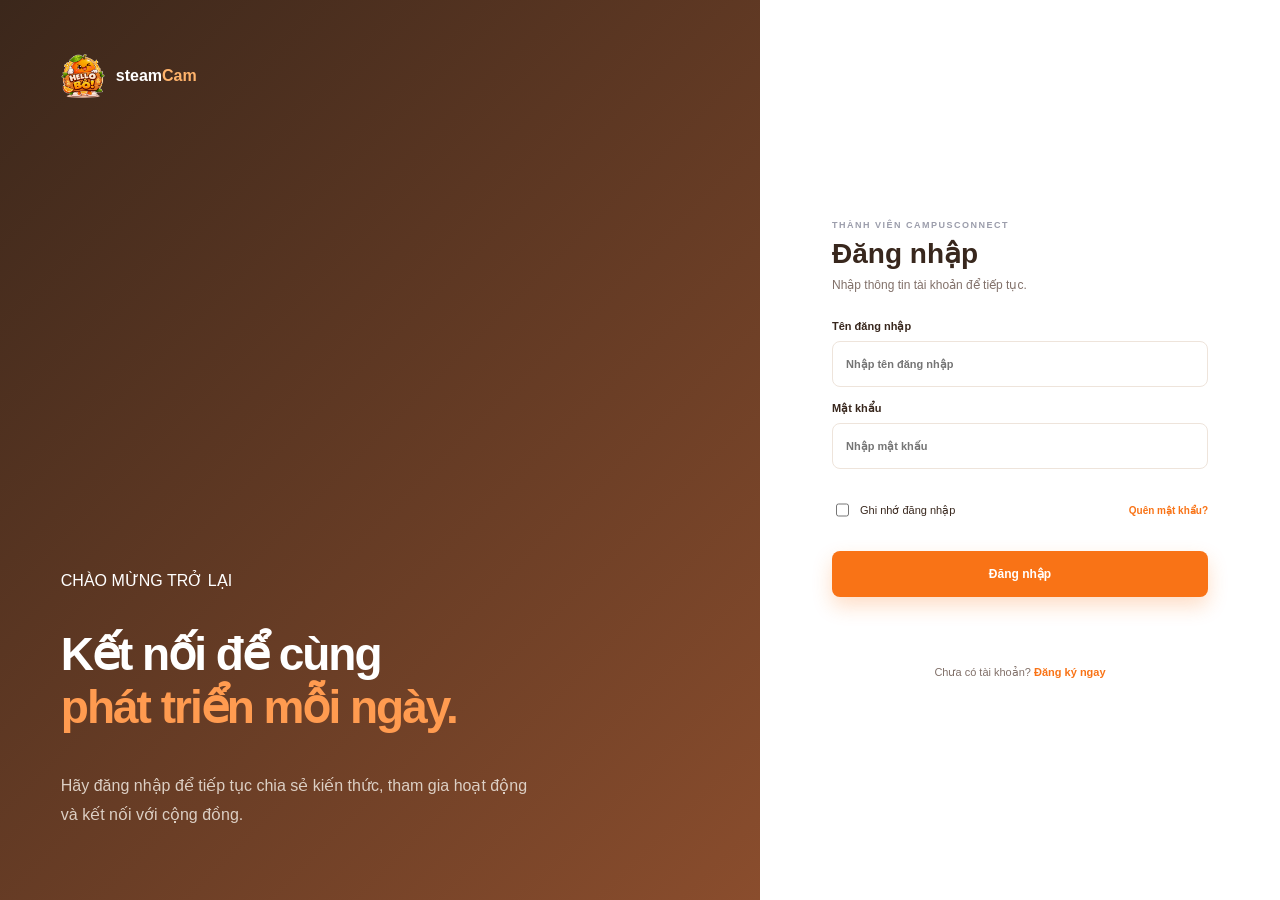
<file: du-an-cam/html/index.html>
<!DOCTYPE html>
<html lang="vi">
  <head>
    <meta charset="UTF-8">
    <meta http-equiv="refresh" content="0; url=dang_nhap.html">
    <meta name="viewport" content="width=device-width, initial-scale=1.0">
    <title>CampusConnect</title>
  </head>
  <body>
    <p>Đang chuyển đến trang <a href="dang_nhap.html">đăng nhập</a>...</p>
  </body>
</html>
</file>
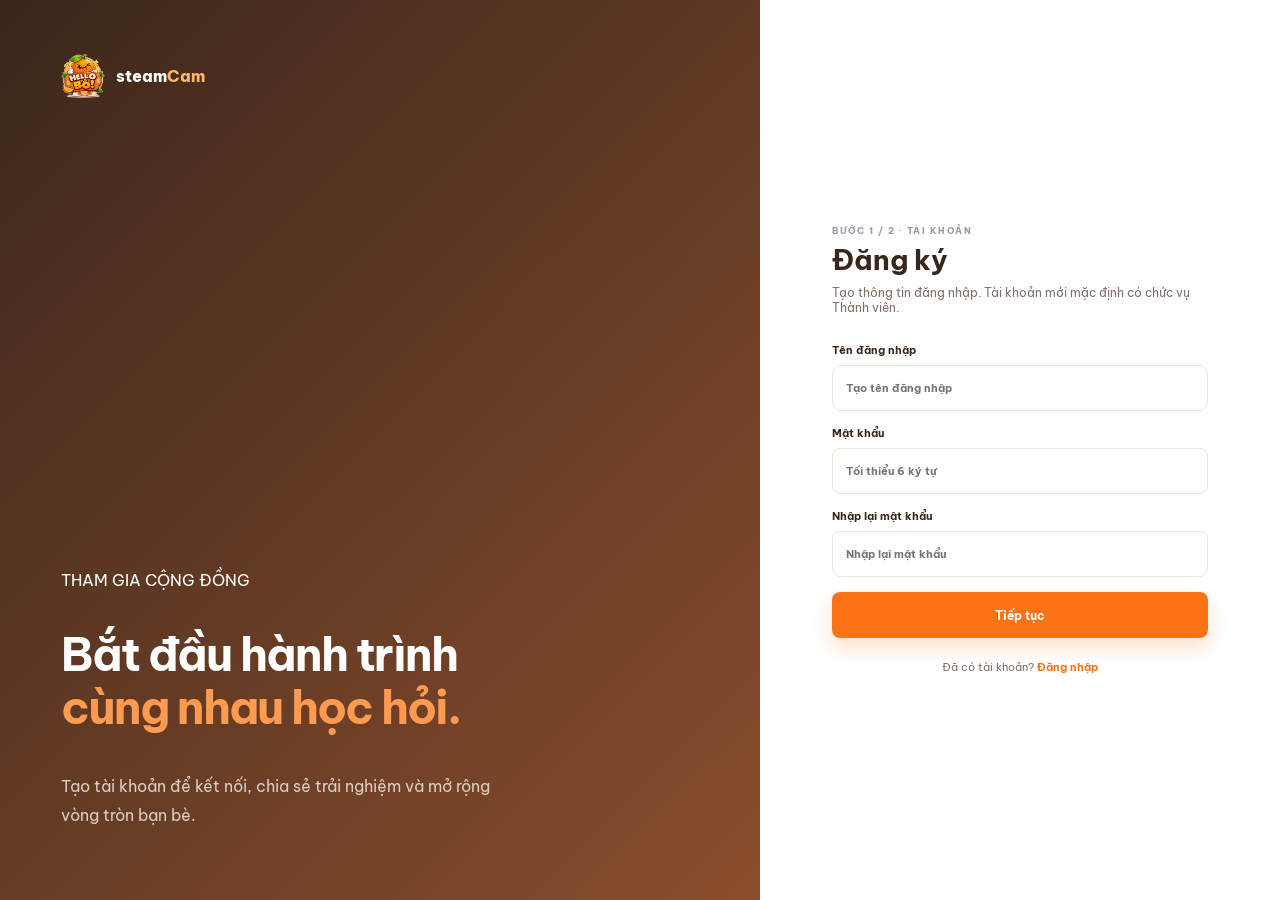
<file: du-an-cam/html/dang_ky.html>
<!DOCTYPE html>
<html lang="vi">
  <head>
    <meta charset="UTF-8">
    <meta name="viewport" content="width=device-width, initial-scale=1.0">
    <title>Đăng ký - CampusConnect</title>
    <link href="https://fonts.googleapis.com/css2?family=Be+Vietnam+Pro:wght@400;500;600;700;800&display=swap" rel="stylesheet">
    <link rel="stylesheet" href="../css/chung.css">
    <link rel="stylesheet" href="../css/dang_ky.css?v=20261127-introduction">
  </head>
  <body class="auth-body">
    <main class="auth-shell">
      <section class="auth-banner">
        <a class="brand" href="trang_chu.html">
        <span class="brand-mark"><img src="../img/logo.png" alt=""></span>
        <span>steam<span>Cam</span></span>
      </a>
        <div class="auth-banner-copy">
        <span class="hero-badge">THAM GIA CỘNG ĐỒNG</span>
          <h1>Bắt đầu hành trình<br><span>cùng nhau học hỏi.</span></h1>
          <p>Tạo tài khoản để kết nối, chia sẻ trải nghiệm và mở rộng vòng tròn bạn bè.</p>
        </div>
      </section>
      <section class="auth-panel" id="registerPanel">
      <span class="section-kicker">BƯỚC 1 / 2 · TÀI KHOẢN</span>
        <h2>Đăng ký</h2>
        <p>Tạo thông tin đăng nhập. Tài khoản mới mặc định có chức vụ Thành viên.</p>
        <form class="auth-form" id="registerForm">
          <label>Tên đăng nhập
          <input type="text" id="registerUsername" name="username" autocomplete="username" required placeholder="Tạo tên đăng nhập">
        </label>
          <label>Mật khẩu
          <input type="password" id="registerPassword" name="password" minlength="6" autocomplete="new-password" required placeholder="Tối thiểu 6 ký tự">
        </label>
          <label>Nhập lại mật khẩu
          <input type="password" id="confirmPassword" name="confirm_password" minlength="6" autocomplete="new-password" required placeholder="Nhập lại mật khẩu">
        </label>
          <p class="auth-error" id="registerError" aria-live="polite"></p>
        <button class="primary-button" type="submit">Tiếp tục</button>
        </form>
        <div class="auth-switch">Đã có tài khoản? <a href="dang_nhap.html">Đăng nhập</a></div>
      </section>
      <section class="auth-panel profile-setup-panel" id="profilePanel" hidden>
      <span class="section-kicker">BƯỚC 2 / 2 · HỒ SƠ CÁ NHÂN</span>
        <h2>Hoàn thiện hồ sơ</h2>
        <p>Cho mọi người biết tên và biệt danh của bạn trong cộng đồng.</p>
        <form class="auth-form" id="profileForm">
          <label>Họ và tên
          <input type="text" id="profileFullName" maxlength="60" autocomplete="name" required placeholder="Nhập họ và tên">
        </label>
          <label>Biệt danh
          <input type="text" id="profileNickname" maxlength="40" required placeholder="Nhập biệt danh">
        </label>
          <label>Giới thiệu <span class="optional-field-label">(không bắt buộc)</span>
          <textarea id="profileIntroduction" maxlength="5000" rows="3" placeholder="Viết vài dòng giới thiệu về bạn"></textarea>
        </label>
          <div class="avatar-picker">
          <img id="avatarPreview" src="../img/avatar-default.svg" alt="Ảnh đại diện mặc định">
            <div class="avatar-picker-fields">
              <label for="avatarInput">Ảnh đại diện <span>(không bắt buộc)</span></label>
            <input type="file" id="avatarInput" accept="image/*">
            <small>Bỏ qua để dùng icon mặc định.</small>
            </div>
          </div>
          <p class="auth-error" id="profileError" aria-live="polite"></p>
          <div class="profile-step-actions">
          <button class="secondary-button" id="backToRegister" type="button">Quay lại</button>
          <button class="primary-button" type="submit">Hoàn tất đăng ký</button>
        </div>
        </form>
      </section>
    </main>
    <script src="../js/api-client.js"></script>
    <script src="../js/dang_ky.js"></script>
  </body>
</html>
</file>
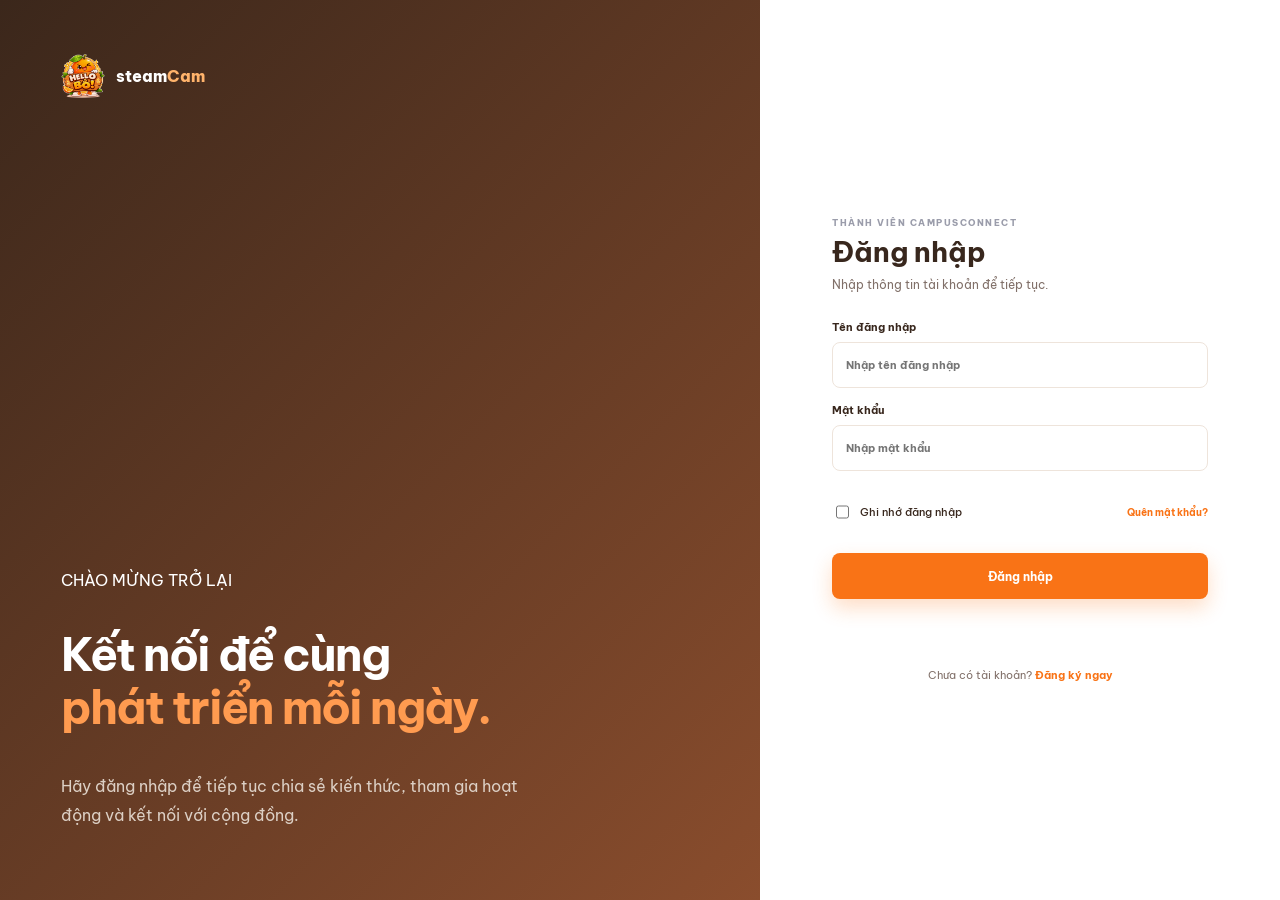
<file: du-an-cam/html/dang_nhap.html>
<!DOCTYPE html>
<html lang="vi">
  <head>
    <meta charset="UTF-8">
    <meta name="viewport" content="width=device-width, initial-scale=1.0">
    <title>Đăng nhập - CampusConnect</title>
    <link href="https://fonts.googleapis.com/css2?family=Be+Vietnam+Pro:wght@400;500;600;700;800&display=swap" rel="stylesheet">
    <link rel="stylesheet" href="../css/chung.css">
    <link rel="stylesheet" href="../css/dang_nhap.css">
  </head>
  <body class="auth-body">
    <main class="auth-shell">
      <section class="auth-banner">
        <a class="brand" href="trang_chu.html">
        <span class="brand-mark"><img src="../img/logo.png" alt=""></span>
        <span>steam<span>Cam</span></span>
      </a>
        <div class="auth-banner-copy">
        <span class="hero-badge">CHÀO MỪNG TRỞ LẠI</span>
          <h1>Kết nối để cùng<br><span>phát triển mỗi ngày.</span></h1>
          <p>Hãy đăng nhập để tiếp tục chia sẻ kiến thức, tham gia hoạt động và kết nối với cộng đồng.</p>
        </div>
      </section>
      <section class="auth-panel">
      <span class="section-kicker">THÀNH VIÊN CAMPUSCONNECT</span>
        <h2>Đăng nhập</h2>
        <p>Nhập thông tin tài khoản để tiếp tục.</p>
        <form class="auth-form" id="loginForm">
          <label>Tên đăng nhập
          <input type="text" name="username" required placeholder="Nhập tên đăng nhập">
        </label>
          <label>Mật khẩu
          <input type="password" name="password" required placeholder="Nhập mật khẩu">
        </label>
          <div class="auth-options">
            <label><input type="checkbox" name="remember"> Ghi nhớ đăng nhập</label>
          <a href="#">Quên mật khẩu?</a>
          </div>
        <button class="primary-button" type="submit">Đăng nhập</button>
          <p class="auth-error" id="loginError" aria-live="polite"></p>
        </form>
        <div class="auth-switch">Chưa có tài khoản? <a href="dang_ky.html">Đăng ký ngay</a></div>
      </section>
    </main>
    <script src="../js/api-client.js"></script>
    <script src="../js/login.js"></script>
  </body>
</html>
</file>
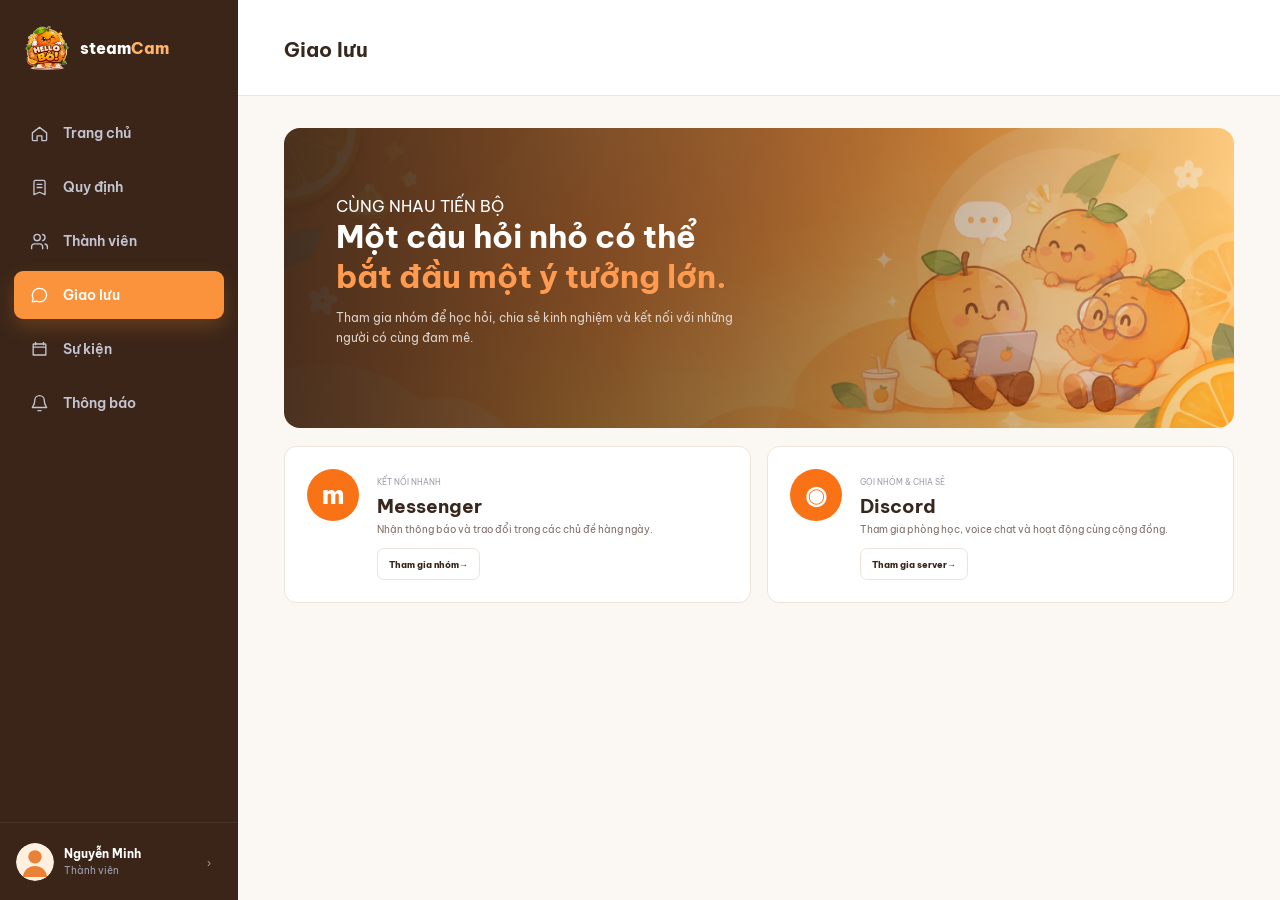
<file: du-an-cam/html/giao_luu.html>
<!DOCTYPE html>
<html lang="vi">
  <head>
    <meta charset="UTF-8">
    <meta name="viewport" content="width=device-width, initial-scale=1.0">
    <title>Giao lưu - CampusConnect</title>
    <link href="https://fonts.googleapis.com/css2?family=Be+Vietnam+Pro:wght@400;500;600;700;800&display=swap" rel="stylesheet">
    <link rel="stylesheet" href="../css/chung.css">
    <link rel="stylesheet" href="../css/giao_luu.css?v=20261127-background-contrast">
  </head>
  <body>
    <div class="app">
      <aside class="sidebar">
        <a class="brand" href="trang_chu.html"><span class="brand-mark"><img src="../img/logo.png" alt=""></span><span>steam<span>Cam</span></span></a>
        <nav class="nav-menu">
          <a class="nav-item" href="trang_chu.html"><svg viewBox="0 0 24 24"><path d="M3 11.2 12 4l9 7.2V20a1 1 0 0 1-1 1h-5v-6H9v6H4a1 1 0 0 1-1-1v-8.8Z"/></svg><span>Trang chủ</span></a>
          <a class="nav-item" href="quy_dinh.html"><svg viewBox="0 0 24 24"><path d="M7 3h10a2 2 0 0 1 2 2v16l-7-3-7 3V5a2 2 0 0 1 2-2Zm2 5h6M9 12h6"/></svg><span>Quy định</span></a>
          <a class="nav-item" href="thanh_vien.html"><svg viewBox="0 0 24 24"><path d="M16 21v-2a4 4 0 0 0-4-4H6a4 4 0 0 0-4 4v2M9 11a4 4 0 1 0 0-8 4 4 0 0 0 0 8Zm13 10v-2a4 4 0 0 0-3-3.87M16 3.13a4 4 0 0 1 0 7.75"/></svg><span>Thành viên</span></a>
          <a class="nav-item active" href="giao_luu.html"><svg viewBox="0 0 24 24"><path d="M21 11.5a8.4 8.4 0 0 1-9 8.35 8.8 8.8 0 0 1-3.6-.75L3 20l1-4.1A8.2 8.2 0 0 1 3 11.5C3 6.8 7 3 12 3s9 3.8 9 8.5Z"/></svg><span>Giao lưu</span></a>
          <a class="nav-item" href="su_kien.html"><svg viewBox="0 0 24 24"><path d="M7 3v3m10-3v3M4 9h16M5 5h14a1 1 0 0 1 1 1v13H4V6a1 1 0 0 1 1-1Z"/></svg><span>Sự kiện</span></a>
          <a class="nav-item" href="thong_bao.html"><svg viewBox="0 0 24 24"><path d="M18 8a6 6 0 0 0-12 0c0 7-3 7-3 9h18c0-2-3-2-3-9ZM10 21h4"/></svg><span>Thông báo</span></a>
        </nav>
        <a class="sidebar-user" href="tai_khoan.html"><img src="https://i.pravatar.cc/120?img=12" alt="Ảnh đại diện Nguyễn Minh">
          <div><strong>Nguyễn Minh</strong><span>Thành viên</span></div><span class="icon-button" aria-hidden="true">›</span>
        </a>
      </aside>
      <main class="main">
        <header class="topbar"><button class="mobile-menu" type="button">☰</button>
          <div>
            <h1>Giao lưu</h1>
          </div>
        </header>
        <div class="content">
          <section class="community-hero">
            <div class="community-copy"><span class="hero-badge">CÙNG NHAU TIẾN BỘ</span>
              <h2>Một câu hỏi nhỏ có thể<br><span>bắt đầu một ý tưởng lớn.</span></h2>
              <p>Tham gia nhóm để học hỏi, chia sẻ kinh nghiệm và kết nối với những người có cùng đam mê.</p>
            </div>
            <div class="community-art" aria-hidden="true"><span class="bubble bubble-one"></span><span class="bubble bubble-two"></span></div>
          </section>
          <div class="join-grid">
            <article class="join-card messenger">
              <div class="join-logo">m</div>
              <div><span>KẾT NỐI NHANH</span>
                <h3>Messenger</h3>
                <p>Nhận thông báo và trao đổi trong các chủ đề hàng ngày.</p>
              </div>
              <a class="join-button" href="https://m.me/j/o-38lGkDPf0vQ_yY/?send_source=gc%3Acopy_invite_link_t" target="_blank" rel="noopener">Tham gia nhóm <span>→</span></a>
            </article>
            <article class="join-card discord">
              <div class="join-logo">◉</div>
              <div><span>GỌI NHÓM &amp; CHIA SẺ</span>
                <h3>Discord</h3>
                <p>Tham gia phòng học, voice chat và hoạt động cùng cộng đồng.</p>
              </div>
              <a class="join-button" href="https://discord.com" target="_blank" rel="noopener">Tham gia server <span>→</span></a>
            </article>
          </div>
        </div>
      </main>
    </div>
    <script>document.querySelector(".mobile-menu").onclick=()=>document.querySelector(".sidebar").classList.toggle("open");</script>
    <script src="../js/api-client.js"></script>
    <script src="../js/profile.js"></script>
  </body>
</html>
</file>
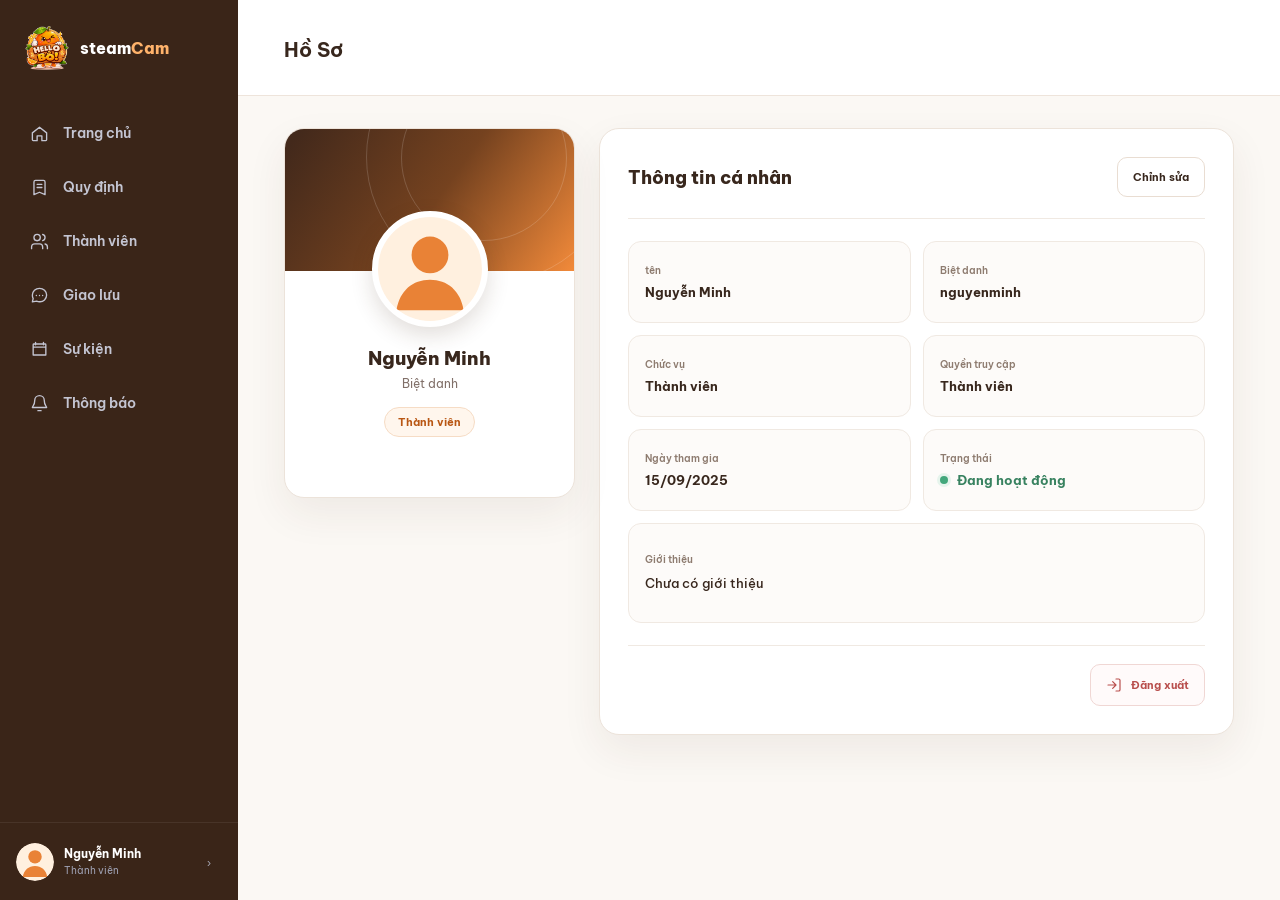
<file: du-an-cam/html/tai_khoan.html>
<!DOCTYPE html>
<html lang="vi">
  <head>
    <meta charset="UTF-8">
    <meta name="viewport" content="width=device-width, initial-scale=1.0">
    <title>Tài khoản - CampusConnect</title>
    <link rel="preconnect" href="https://fonts.googleapis.com">
    <link rel="preconnect" href="https://fonts.gstatic.com" crossorigin>
    <link href="https://fonts.googleapis.com/css2?family=Be+Vietnam+Pro:wght@400;500;600;700;800&display=swap" rel="stylesheet">
    <link rel="stylesheet" href="../css/chung.css?v=20261127-confirm">
    <link rel="stylesheet" href="../css/tai_khoan.css?v=20261127-introduction">
  </head>
  <body>
    <div class="app">
      <aside class="sidebar">
        <a class="brand" href="trang_chu.html" aria-label="steamCam">
        <span class="brand-mark">
          <img src="../img/logo.png" alt="">
        </span>
        <span>steam<span>Cam</span></span>
      </a>

        <nav class="nav-menu" aria-label="Điều hướng chính">
          <a class="nav-item" href="trang_chu.html">
          <svg viewBox="0 0 24 24"><path d="M3 11.2 12 4l9 7.2V20a1 1 0 0 1-1 1h-5v-6H9v6H4a1 1 0 0 1-1-1v-8.8Z"/></svg>
          <span>Trang chủ</span>
        </a>
          <a class="nav-item" href="quy_dinh.html">
          <svg viewBox="0 0 24 24"><path d="M7 3h10a2 2 0 0 1 2 2v16l-7-3-7 3V5a2 2 0 0 1 2-2Zm2 5h6M9 12h6"/></svg>
          <span>Quy định</span>
        </a>
          <a class="nav-item" href="thanh_vien.html">
          <svg viewBox="0 0 24 24"><path d="M16 21v-2a4 4 0 0 0-4-4H6a4 4 0 0 0-4 4v2M9 11a4 4 0 1 0 0-8 4 4 0 0 0 0 8Zm13 10v-2a4 4 0 0 0-3-3.87M16 3.13a4 4 0 0 1 0 7.75"/></svg>
          <span>Thành viên</span>
        </a>
          <a class="nav-item" href="giao_luu.html">
          <svg viewBox="0 0 24 24"><path d="M21 11.5a8.4 8.4 0 0 1-9 8.35 8.8 8.8 0 0 1-3.6-.75L3 20l1-4.1A8.2 8.2 0 0 1 3 11.5C3 6.8 7 3 12 3s9 3.8 9 8.5ZM8 12h.01M12 12h.01M16 12h.01"/></svg>
          <span>Giao lưu</span>
        </a>
          <a class="nav-item" href="su_kien.html">
          <svg viewBox="0 0 24 24"><path d="M7 3v3m10-3v3M4 9h16M5 5h14a1 1 0 0 1 1 1v13H4V6a1 1 0 0 1 1-1Z"/></svg>
          <span>Sự kiện</span>
        </a>
          <a class="nav-item" href="thong_bao.html">
          <svg viewBox="0 0 24 24"><path d="M18 8a6 6 0 0 0-12 0c0 7-3 7-3 9h18c0-2-3-2-3-9ZM10 21h4"/></svg>
          <span>Thông báo</span>
        </a>
        </nav>
        <a class="sidebar-user" href="tai_khoan.html" aria-current="page">
        <img src="https://i.pravatar.cc/120?img=12" alt="Ảnh đại diện Nguyễn Minh">
          <div><strong>Nguyễn Minh</strong><span>Thành viên</span></div>
        <span class="icon-button" aria-hidden="true">›</span>
        </a>
      </aside>
      <main class="main">
        <header class="topbar">
        <button class="mobile-menu" type="button" aria-label="Mở menu">
          <svg viewBox="0 0 24 24"><path d="M4 6h16M4 12h16M4 18h16"/></svg>
        </button>
          <div>
            <h1>Hồ Sơ</h1>
          </div>
        </header>
        <div class="content">
          <div class="account-layout">
            <aside class="profile-card">
              <div class="profile-cover"></div>
            <img src="../img/avatar-default.svg" alt="Ảnh đại diện mặc định">
              <h3>Nguyễn Minh</h3>
              <p>Biệt danh</p>
            <span class="role-badge" id="accountPositionBadge">Thành viên</span>
            </aside>
            <article class="account-info">
              <div class="info-heading">
                <h3>Thông tin cá nhân</h3>
              <button class="secondary-button" type="button" id="editButton">Chỉnh sửa</button>
              </div>
              <div class="info-grid">
                <div><span>tên</span><strong id="fullName">Nguyễn Minh</strong></div>
                <div><span>Biệt danh</span><strong id="nickname">nguyenminh</strong></div>
                <div><span>Chức vụ</span><strong id="accountPosition">Thành viên</strong></div>
                <div><span>Quyền truy cập</span><strong id="accountRole">Thành viên</strong></div>
                <div><span>Ngày tham gia</span><strong>15/09/2025</strong></div>
                <div><span>Trạng thái</span><strong class="online-status"><i></i> Đang hoạt động</strong></div>
                <div class="info-introduction"><span>Giới thiệu</span><strong id="accountIntroduction">Chưa có giới thiệu</strong></div>
              </div>
              <div class="account-actions">
              <button class="logout-button" type="button" id="logoutButton">
                <svg viewBox="0 0 24 24"><path d="M10 17l5-5-5-5M15 12H3M15 3h4a2 2 0 0 1 2 2v14a2 2 0 0 1-2 2h-4"/></svg>
                Đăng xuất
              </button>
            </div>
            </article>
          </div>
        </div>
      </main>
    </div>
    <div class="modal-backdrop" id="editModal" aria-hidden="true">
      <div class="modal" role="dialog" aria-modal="true" aria-labelledby="editTitle">
        <div class="modal-heading">
          <h3 id="editTitle">Chỉnh sửa thông tin</h3><button class="icon-button" type="button" id="closeModal" aria-label="Đóng">×</button>
        </div>
        <form id="editForm">
          <div class="edit-avatar-picker">
          <img id="editAvatarPreview" src="../img/avatar-default.svg" alt="Ảnh đại diện xem trước">
            <div>
              <label for="editAvatarInput">Ảnh đại diện</label>
            <input type="file" id="editAvatarInput" accept="image/*">
            <small>Chọn ảnh có dung lượng tối đa 1,5 MB.</small>
            </div>
          </div>
          <label>Họ và tên<input type="text" id="editFullName" maxlength="60" value="Nguyễn Minh" required></label>
          <label>Biệt danh<input type="text" id="editNickname" maxlength="40" value="nguyenminh" required></label>
          <label for="editIntroduction">Giới thiệu (không bắt buộc)<textarea id="editIntroduction" maxlength="5000" rows="4" placeholder="Chia sẻ đôi điều về bạn..."></textarea></label>
          <div class="modal-actions"><button class="secondary-button" type="button" id="cancelModal">Hủy</button><button class="primary-button" type="submit">Lưu thay đổi</button></div>
        </form>
      </div>
    </div>
    <div class="toast" id="toast">Đã lưu thay đổi</div>
    <script src="../js/api-client.js?v=20261127-profile-introduction"></script>
    <script src="../js/confirm-dialog.js"></script>
    <script src="../js/profile.js?v=20261127-profile-introduction"></script>
    <script>
    document.querySelector(".mobile-menu").addEventListener("click", function () {
      document.querySelector(".sidebar").classList.toggle("open");
    });

    var editModal = document.getElementById("editModal");
    var selectedAvatar = window.SteamCamProfile.defaultAvatar;
    var avatarReadPending = false;
    var avatarReadToken = 0;
    var toastTimer;
    function showToast(message) {
      var toast = document.getElementById("toast");
      toast.textContent = message;
      toast.classList.add("show");
      clearTimeout(toastTimer);
      toastTimer = setTimeout(function () { toast.classList.remove("show"); }, 2600);
    }
    function closeModal() {
      editModal.classList.remove("open");
      editModal.setAttribute("aria-hidden", "true");
      document.getElementById("editButton").focus();
    }
    document.getElementById("editButton").addEventListener("click", function () {
      var profile = window.SteamCamProfile.get();
      document.getElementById("editFullName").value = profile ? profile.fullName : document.getElementById("fullName").textContent;
      document.getElementById("editNickname").value = profile ? profile.nickname : document.getElementById("nickname").textContent;
      document.getElementById("editIntroduction").value = profile ? profile.introduction || "" : "";
      avatarReadToken++;
      avatarReadPending = false;
      selectedAvatar = profile && profile.avatar ? profile.avatar : window.SteamCamProfile.defaultAvatar;
      document.getElementById("editAvatarPreview").src = selectedAvatar;
      document.getElementById("editAvatarInput").value = "";
      editModal.classList.add("open"); editModal.setAttribute("aria-hidden", "false");
    });
    document.getElementById("editAvatarInput").addEventListener("change", function (event) {
      var input = event.currentTarget;
      var file = input.files[0];
      var readToken = ++avatarReadToken;
      avatarReadPending = false;
      if (!file) return;
      if (!file.type.startsWith("image/")) {
        input.value = "";
        showToast("Vui lòng chọn một tệp hình ảnh.");
        return;
      }
      if (file.size > 1572864) {
        input.value = "";
        showToast("Ảnh đại diện cần có dung lượng tối đa 1,5 MB.");
        return;
      }

      avatarReadPending = true;
      var reader = new FileReader();
      reader.onload = function () {
        if (readToken !== avatarReadToken) return;
        avatarReadPending = false;
        if (typeof reader.result !== "string") {
          showToast("Không thể đọc ảnh này. Hãy thử chọn ảnh khác.");
          return;
        }
        selectedAvatar = reader.result;
        document.getElementById("editAvatarPreview").src = selectedAvatar;
      };
      reader.onerror = function () {
        if (readToken !== avatarReadToken) return;
        avatarReadPending = false;
        input.value = "";
        showToast("Không thể đọc ảnh này. Hãy thử chọn ảnh khác.");
      };
      reader.readAsDataURL(file);
    });
    document.getElementById("closeModal").addEventListener("click", closeModal);
    document.getElementById("cancelModal").addEventListener("click", closeModal);
    document.getElementById("editForm").addEventListener("submit", async function (event) {
      event.preventDefault();
      if (avatarReadPending) {
        showToast("Ảnh vẫn đang được tải. Vui lòng đợi một chút.");
        return;
      }
      var oldProfile = window.SteamCamProfile.get() || {};
      var profile = {
        fullName: document.getElementById("editFullName").value.trim(),
        nickname: document.getElementById("editNickname").value.trim(),
        username: oldProfile.username || "nguyenminh",
        role: oldProfile.role || "user",
        avatar: selectedAvatar,
        email: oldProfile.email || "",
        introduction: document.getElementById("editIntroduction").value.trim()
      };
      if (!profile.fullName || !profile.nickname) {
        showToast("Vui lòng nhập họ tên và biệt danh.");
        return;
      }
      try {
        profile = await window.SteamCamProfile.save(profile);
      } catch (error) {
        showToast(error.message);
        return;
      }
      closeModal();
      showToast("Đã lưu thay đổi");
    });

    document.getElementById("logoutButton").addEventListener("click", async function () {
      var message = "Bạn có chắc muốn đăng xuất khỏi tài khoản không?";
      var confirmed = window.SteamCamConfirm && window.SteamCamConfirm.ask
        ? await window.SteamCamConfirm.ask({
          title: "Xác nhận đăng xuất?",
          message: message,
          confirmLabel: "Đăng xuất"
        })
        : window.confirm(message);
      if (!confirmed) return;

      try {
        await window.SteamCamAPI.request("/auth/logout", { method: "POST" });
      } catch (error) {
        showToast(error.message);
      } finally {
        window.SteamCamAPI.clearSession();
        window.location.href = "dang_nhap.html";
      }
    });
  </script>
  </body>
</html>
</file>
<file: du-an-cam/css/chung.css>
:root {
  --navy: #3a2518;
  --navy-2: #50321f;
  --ink: #38271d;
  --muted: #817069;
  --line: #eee4db;
  --surface: #fbf8f4;
  --orange: #f97316;
  --orange-dark: #c44f09;
}

* {
  box-sizing: border-box;
}

body {
  margin: 0;
  font-family: "Be Vietnam Pro", Arial, sans-serif;
  color: var(--ink);
  background: var(--surface);
}

button,
input,
textarea {
  font: inherit;
}

button,
a {
  cursor: pointer;
}

.app {
  min-height: 100vh;
}

.sidebar {
  position: fixed;
  inset: 0 auto 0 0;
  width: 238px;
  background: var(--navy);
  color: white;
  display: flex;
  flex-direction: column;
  z-index: 20;
}

.brand {
  height: 96px;
  display: flex;
  align-items: center;
  gap: 11px;
  padding: 0 25px;
  color: white;
  text-decoration: none;
  font-size: 16px;
  font-weight: 800;
}

.brand>span:last-child span {
  color: #ffb36b;
}

.brand-mark {
  width: 44px;
  height: 44px;
  display: grid;
  place-items: center;
  flex: 0 0 44px;
}

.brand-mark img {
  width: 100%;
  height: 100%;
  object-fit: contain;
}

.nav-menu {
  padding: 13px 14px;
  display: flex;
  flex-direction: column;
  gap: 6px;
}

.nav-item {
  height: 48px;
  width: 100%;
  border: 0;
  border-radius: 9px;
  background: transparent;
  color: #c4c5d2;
  text-decoration: none;
  display: flex;
  align-items: center;
  gap: 14px;
  padding: 0 16px;
  text-align: left;
  font-size: 14px;
  font-weight: 600;
  transition: .2s;
}

.nav-item svg {
  width: 19px;
  height: 19px;
  fill: none;
  stroke: currentColor;
  stroke-width: 1.7;
  stroke-linecap: round;
  stroke-linejoin: round;
}

.nav-item:hover {
  background: rgba(255, 255, 255, .055);
  color: white;
}

.nav-item.active {
  background: #fb923c;
  color: white;
  box-shadow: 0 8px 20px rgba(251, 146, 60, .22);
}

.sidebar-user {
  margin-top: auto;
  height: 78px;
  padding: 12px 16px;
  border-top: 1px solid rgba(255, 255, 255, .07);
  display: flex;
  align-items: center;
  gap: 10px;
  color: inherit;
  text-decoration: none;
}

.sidebar-user img,
.top-avatar {
  width: 38px;
  height: 38px;
  border-radius: 50%;
  object-fit: cover;
}

.sidebar-user div {
  display: flex;
  flex-direction: column;
  min-width: 0;
  flex: 1;
}

.sidebar-user strong {
  font-size: 12px;
}

.sidebar-user span {
  color: #9fa1b3;
  font-size: 10px;
  margin-top: 3px;
}

.sidebar-user .icon-button {
  width: 26px;
  height: 26px;
  color: #a9abb9;
}

.main {
  margin-left: 238px;
  min-height: 100vh;
}

.topbar {
  height: 96px;
  background: white;
  border-bottom: 1px solid var(--line);
  display: flex;
  align-items: center;
  justify-content: space-between;
  padding: 0 46px;
}

.topbar h1 {
  margin: 3px 0 0;
  font-size: 20px;
}

.eyebrow,
.section-kicker {
  color: #9b9dab;
  font-size: 9px;
  line-height: 1;
  letter-spacing: 1.5px;
  font-weight: 800;
  margin: 0;
}

.topbar-actions {
  display: flex;
  align-items: center;
  gap: 17px;
}

.icon-button {
  border: 0;
  background: transparent;
  width: 38px;
  height: 38px;
  border-radius: 50%;
  display: grid;
  place-items: center;
  color: var(--ink);
  text-decoration: none;
}

.icon-button svg {
  width: 19px;
  fill: none;
  stroke: currentColor;
  stroke-width: 1.8;
  stroke-linecap: round;
  stroke-linejoin: round;
}

.notification {
  position: relative;
}

.notification span {
  position: absolute;
  right: 8px;
  top: 7px;
  width: 7px;
  height: 7px;
  background: #ed6d78;
  border: 2px solid white;
  border-radius: 50%;
}

.mobile-menu {
  display: none;
}

.content {
  max-width: 1180px;
  margin: 0 auto;
  padding: 32px 46px 50px;
}

.page-heading {
  display: flex;
  justify-content: space-between;
  align-items: center;
  margin: 4px 0 26px;
}

.page-heading h2 {
  margin: 7px 0 6px;
  font-size: 24px;
}

.page-heading p {
  margin: 0;
  color: var(--muted);
  font-size: 12px;
}

.section-heading {
  display: flex;
  justify-content: space-between;
  align-items: end;
  margin: 31px 0 15px;
}

.section-heading h3 {
  margin: 7px 0 0;
  font-size: 17px;
}

.section-heading.compact {
  margin-top: 20px;
}

.member-highlight-card {
  position: relative;
  width: 100%;
  min-height: 245px;
  display: flex;
  flex-direction: column;
  align-items: center;
  gap: 13px;
  overflow: hidden;
  padding: 24px 14px 20px;
  border: 1px solid #eee1d5;
  border-radius: 17px;
  background: linear-gradient(160deg, #fff 0%, #fffaf5 100%);
  box-shadow: 0 10px 24px rgba(100, 57, 25, .07);
  text-align: center;
  transition: border-color .2s, box-shadow .2s;
}

.member-highlight-card::before {
  position: absolute;
  inset: 0 0 auto;
  height: 3px;
  background: linear-gradient(90deg, #f8c08f, #f28a3a, #f8c08f);
  content: "";
}

.member-highlight-card:hover {
  border-color: #e8c29e;
  box-shadow: 0 14px 30px rgba(100, 57, 25, .12);
}

.member-highlight-crown {
  position: absolute;
  top: 9px;
  left: 50%;
  z-index: 1;
  transform: translateX(-50%);
  font-size: 23px;
  line-height: 1;
  filter: drop-shadow(0 2px 3px rgba(151, 81, 31, .2));
}

.member-highlight-avatar {
  width: 76px;
  height: 76px;
  flex: 0 0 76px;
  padding: 4px;
  border: 1px solid #f0d7c0;
  border-radius: 50%;
  background: #fff;
  box-shadow: 0 4px 12px rgba(151, 81, 31, .1);
  object-fit: cover;
}

.member-highlight-name {
  max-width: 100%;
  margin: 0;
  color: var(--ink);
  font-size: 13px;
  font-weight: 700;
  line-height: 1.4;
}

.member-highlight-nickname {
  margin: -7px 0 0;
  color: var(--muted);
  font-size: 10px;
  line-height: 1.4;
}

.member-highlight-role {
  margin: 0;
  color: #9c562a;
  font-size: 10px;
  font-weight: 600;
  line-height: 1.4;
}

.primary-button {
  border: 0;
  height: 43px;
  border-radius: 8px;
  padding: 0 18px;
  background: var(--orange);
  color: white;
  display: inline-flex;
  align-items: center;
  justify-content: center;
  gap: 9px;
  font-size: 12px;
  font-weight: 700;
  text-decoration: none;
  box-shadow: 0 9px 20px rgba(249, 115, 22, .24);
}

.primary-button svg {
  width: 16px;
  height: 16px;
  fill: none;
  stroke: currentColor;
  stroke-width: 2;
}

.secondary-button {
  height: 36px;
  border: 1px solid var(--line);
  border-radius: 7px;
  background: white;
  color: var(--ink);
  padding: 0 12px;
  font-size: 10px;
  font-weight: 700;
}

.toast {
  position: fixed;
  right: 24px;
  bottom: 24px;
  background: var(--navy);
  color: white;
  border-radius: 8px;
  padding: 12px 16px;
  font-size: 11px;
  opacity: 0;
  transform: translateY(12px);
  pointer-events: none;
  transition: .25s;
  z-index: 60;
}

.toast.show {
  opacity: 1;
  transform: none;
}

.modal-backdrop {
  position: fixed;
  inset: 0;
  background: rgba(25, 27, 48, .48);
  display: none;
  place-items: center;
  z-index: 50;
  padding: 20px;
}

.modal-backdrop.open {
  display: grid;
}

.modal {
  width: min(480px, 100%);
  background: white;
  border-radius: 14px;
  padding: 22px;
}

.modal-heading {
  display: flex;
  justify-content: space-between;
  align-items: center;
  margin-bottom: 16px;
}

.modal-heading h3 {
  margin: 0;
}

.modal form {
  display: flex;
  flex-direction: column;
  gap: 14px;
}

.modal label {
  display: flex;
  flex-direction: column;
  gap: 7px;
  font-size: 11px;
  font-weight: 700;
}

.modal input,
.modal textarea {
  width: 100%;
  border: 1px solid var(--line);
  border-radius: 8px;
  padding: 10px;
  outline: none;
}

.modal input:focus,
.modal textarea:focus {
  border-color: #fb923c;
}

.modal-actions {
  display: flex;
  justify-content: flex-end;
  gap: 8px;
}

.confirm-dialog {
  width: min(440px, calc(100% - 32px));
  margin: auto;
  padding: 0;
  overflow: hidden;
  border: 1px solid #f0e2d5;
  border-radius: 20px;
  background: #fff;
  color: var(--ink);
  box-shadow: 0 28px 90px rgba(37, 25, 17, .24);
}

.confirm-dialog::backdrop {
  background: rgba(36, 25, 18, .54);
  backdrop-filter: blur(4px);
}

.confirm-dialog-panel {
  padding: 28px;
}

.confirm-dialog-icon {
  width: 48px;
  height: 48px;
  display: grid;
  place-items: center;
  margin-bottom: 19px;
  border: 1px solid #f6d5bd;
  border-radius: 15px;
  background: #fff4eb;
  color: #b54708;
  font-size: 23px;
  font-weight: 800;
}

.confirm-dialog-title {
  margin: 0;
  color: var(--ink);
  font-size: 19px;
  font-weight: 800;
  letter-spacing: -.3px;
}

.confirm-dialog-message {
  margin: 10px 0 25px;
  color: var(--muted);
  font-size: 13px;
  line-height: 1.7;
}

.confirm-dialog-actions {
  display: flex;
  justify-content: flex-end;
  gap: 10px;
}

.confirm-dialog-actions button {
  min-width: 98px;
  height: 42px;
  border-radius: 9px;
  padding: 0 16px;
  font: inherit;
  font-size: 12px;
  font-weight: 700;
  transition: background .18s, border-color .18s, transform .18s, box-shadow .18s;
}

.confirm-dialog-cancel {
  border: 1px solid var(--line);
  background: #fff;
  color: var(--ink);
}

.confirm-dialog-cancel:hover {
  border-color: #d7c6b8;
  background: #fbf8f4;
}

.confirm-dialog-confirm {
  border: 1px solid #c2410c;
  background: #c2410c;
  color: #fff;
  box-shadow: 0 6px 14px rgba(194, 65, 12, .2);
}

.confirm-dialog-confirm:hover {
  border-color: #9a3412;
  background: #9a3412;
  box-shadow: 0 8px 18px rgba(154, 52, 18, .24);
  transform: translateY(-1px);
}

.confirm-dialog-actions button:focus-visible {
  outline: 3px solid rgba(249, 115, 22, .35);
  outline-offset: 3px;
}

@media (max-width: 480px) {
  .confirm-dialog-panel {
    padding: 24px 21px;
  }

  .confirm-dialog-actions button {
    min-width: 0;
    flex: 1;
  }
}

@media (prefers-reduced-motion: reduce) {
  .confirm-dialog-actions button {
    transition: none;
  }
}

@media (max-width: 980px) {
  .sidebar {
    width: 210px;
  }

  .main {
    margin-left: 210px;
  }

  .content {
    padding-left: 28px;
    padding-right: 28px;
  }

  .topbar {
    padding-left: 28px;
    padding-right: 28px;
  }
}

@media (max-width: 760px) {
  .sidebar {
    transform: translateX(-100%);
    transition: .25s;
    width: 238px;
  }

  .sidebar.open {
    transform: none;
    box-shadow: 12px 0 30px rgba(20, 22, 45, .18);
  }

  .main {
    margin-left: 0;
  }

  .topbar {
    height: 78px;
    padding: 0 18px;
  }

  .topbar>div:nth-child(2) {
    margin-right: auto;
    margin-left: 10px;
  }

  .mobile-menu {
    display: grid;
    width: 38px;
    height: 38px;
    place-items: center;
    border: 0;
    background: transparent;
    color: var(--ink);
  }

  .topbar-actions {
    gap: 5px;
  }

  .content {
    padding: 20px 18px 40px;
  }

  .page-heading {
    align-items: flex-start;
    gap: 12px;
  }
}
</file>
<file: du-an-cam/css/dang_ky.css>
@import url("dang_nhap.css");

.auth-panel[hidden] {
  display: none;
}

.auth-error {
  min-height: 0;
  margin: -4px 0 0;
  color: #b42318;
  font-size: 11px;
}

.auth-error:empty {
  display: none;
}

.auth-form textarea {
  min-height: 96px;
  resize: vertical;
  border: 1px solid var(--line);
  border-radius: 8px;
  padding: 11px 13px;
  color: var(--ink);
  outline: none;
}

.auth-form textarea:focus {
  border-color: #fb923c;
}

.auth-form .optional-field-label {
  color: var(--muted);
  font-size: 9px;
  font-weight: 400;
}

.avatar-picker {
  display: flex;
  align-items: center;
  gap: 14px;
}

.avatar-picker>img {
  width: 68px;
  height: 68px;
  flex: 0 0 68px;
  border: 1px solid #f1d8c0;
  border-radius: 50%;
  background: #fff3e7;
  object-fit: cover;
}

.avatar-picker-fields {
  min-width: 0;
  display: flex;
  flex-direction: column;
  gap: 7px;
}

.avatar-picker-fields label {
  font-size: 11px;
  font-weight: 700;
}

.avatar-picker-fields label span,
.avatar-picker-fields small {
  color: var(--muted);
  font-size: 9px;
  font-weight: 400;
}

.avatar-picker-fields input {
  width: 100%;
  height: auto;
  min-width: 0;
  padding: 7px;
  font-size: 10px;
}

.profile-step-actions {
  display: flex;
  gap: 10px;
}

.profile-step-actions button {
  flex: 1;
}

@media (max-width: 480px) {
  .avatar-picker {
    align-items: flex-start;
  }
}
</file>
<file: du-an-cam/css/dang_nhap.css>
.auth-body {
  background: linear-gradient(135deg, #fff8f1, #fdf1e6);
  min-height: 100vh;
}

.auth-shell {
  min-height: 100vh;
  display: grid;
  grid-template-columns: 1fr 520px;
}

.auth-banner {
  padding: 54px 8%;
  background: linear-gradient(135deg, #3b271b, #8a4d2d);
  color: white;
  display: flex;
  flex-direction: column;
  justify-content: space-between;
}

.auth-banner .brand {
  padding: 0;
  height: auto;
}

.auth-banner-copy h1 {
  font-size: 46px;
  line-height: 1.15;
  letter-spacing: -2px;
}

.auth-banner-copy h1 span {
  color: #ff9b50;
}

.auth-banner-copy p {
  color: #dccfc4;
  line-height: 1.8;
  max-width: 470px;
}

.auth-panel {
  background: white;
  display: grid;
  align-content: center;
  padding: 48px 72px;
}

.auth-panel h2 {
  margin: 7px 0 8px;
  font-size: 28px;
}

.auth-panel>p {
  margin: 0 0 28px;
  color: var(--muted);
  font-size: 12px;
}

.auth-form {
  display: flex;
  flex-direction: column;
  gap: 15px;
}

.auth-form label {
  display: flex;
  flex-direction: column;
  gap: 8px;
  font-size: 11px;
  font-weight: 700;
}

.auth-form input {
  height: 46px;
  border: 1px solid var(--line);
  border-radius: 8px;
  padding: 0 13px;
  outline: none;
}

.auth-form input:focus {
  border-color: #fb923c;
}

.auth-options {
  display: flex;
  justify-content: space-between;
  align-items: center;
  font-size: 10px;
}

.auth-options label {
  flex-direction: row;
  align-items: center;
  font-weight: 500;
}

.auth-options a,
.auth-switch a {
  color: var(--orange);
  text-decoration: none;
  font-weight: 700;
}

.auth-form .primary-button {
  width: 100%;
  height: 46px;
}

.auth-switch {
  text-align: center;
  color: var(--muted);
  font-size: 11px;
  margin-top: 22px;
}

@media (max-width: 980px) {
  .auth-shell {
    grid-template-columns: 1fr 440px;
  }

  .auth-panel {
    padding: 40px;
  }
}

@media (max-width: 760px) {
  .auth-shell {
    grid-template-columns: 1fr;
  }

  .auth-banner {
    min-height: 230px;
    padding: 28px;
  }

  .auth-banner-copy h1 {
    font-size: 32px;
  }

  .auth-banner-copy p {
    display: none;
  }

  .auth-panel {
    padding: 32px 24px;
  }
}
</file>
<file: du-an-cam/css/giao_luu.css>
.community-hero {
  min-height: 300px;
  border-radius: 16px;
  background: linear-gradient(90deg, rgba(59, 39, 27, .68) 0%, rgba(59, 39, 27, .42) 48%, rgba(59, 39, 27, .1) 100%), url("../img/giao_luu.png") center/cover no-repeat;
  color: white;
  display: flex;
  align-items: center;
  position: relative;
  overflow: hidden;
  padding: 45px 52px
}

.community-copy {
  width: 58%;
  position: relative;
  z-index: 2
}

.community-copy h2 {
  font-size: 32px;
  line-height: 1.25;
  margin: 0 0 12px
}

.community-copy h2 span {
  color: #ff9b50
}

.community-copy p {
  max-width: 430px;
  color: #ddd3ca;
  font-size: 12px;
  line-height: 1.7
}

.community-art {
  position: absolute;
  right: 0;
  width: 430px;
  height: 300px
}

.bubble {
  position: absolute;
  border-radius: 50%;
  background: rgba(255, 255, 255, .07)
}

.bubble-one {
  width: 260px;
  height: 260px;
  right: 40px;
  top: 20px
}

.bubble-two {
  width: 170px;
  height: 170px;
  right: 85px;
  top: 65px
}

.chat-card {
  position: absolute;
  height: 58px;
  width: 210px;
  background: white;
  color: var(--ink);
  border-radius: 10px;
  display: flex;
  align-items: center;
  gap: 9px;
  padding: 8px 11px
}

.chat-card img {
  width: 36px;
  height: 36px;
  border-radius: 50%
}

.chat-card p {
  display: flex;
  flex-direction: column;
  margin: 0
}

.chat-card strong {
  font-size: 9px
}

.chat-card span {
  color: var(--muted);
  font-size: 8px
}

.chat-one {
  right: 55px;
  top: 38px
}

.chat-two {
  right: 150px;
  top: 126px
}

.join-grid {
  display: grid;
  grid-template-columns: 1fr 1fr;
  gap: 16px;
  margin-top: 18px
}

.join-card {
  background: white;
  border: 1px solid var(--line);
  border-radius: 12px;
  min-height: 156px;
  display: grid;
  grid-template-columns: 58px 1fr;
  gap: 12px;
  padding: 22px
}

.join-logo {
  width: 52px;
  height: 52px;
  border-radius: 50%;
  display: grid;
  place-items: center;
  color: white;
  background: #f97316;
  font-size: 25px;
  font-weight: 800
}

.join-card h3 {
  margin: 5px 0
}

.join-card p {
  margin: 0;
  color: var(--muted);
  font-size: 10px
}

.join-card div:nth-child(2)>span {
  color: #9b9dab;
  font-size: 8px
}

.join-button {
  grid-column: 2;
  justify-self: start;
  height: 32px;
  border: 1px solid var(--line);
  border-radius: 7px;
  display: flex;
  align-items: center;
  padding: 0 11px;
  color: var(--ink);
  text-decoration: none;
  font-size: 9px;
  font-weight: 800
}

@media(max-width:760px) {
  .community-hero {
    min-height: 380px;
    padding: 32px 28px;
    background-position: center, 65% center
  }

  .community-copy {
    width: 100%
  }

  .community-copy h2 {
    font-size: 27px
  }

  .community-art {
    opacity: .8;
    right: -130px;
    top: 100px
  }

  .join-grid {
    grid-template-columns: 1fr
  }
}

.community-hero {
  background-image: linear-gradient(90deg, rgba(59, 39, 27, .92) 0%, rgba(59, 39, 27, .52) 48%, rgba(59, 39, 27, 0) 100%), url("../img/giao_luu.png")
}
</file>
<file: du-an-cam/css/tai_khoan.css>
.account-layout {
  display: grid;
  grid-template-columns: minmax(250px, 0.78fr) minmax(0, 1.7fr);
  align-items: start;
  gap: 24px;
}

.profile-card,
.account-info {
  overflow: hidden;
  border: 1px solid #ece3da;
  border-radius: 20px;
  background: #fff;
  box-shadow: 0 16px 40px rgba(67, 41, 27, 0.07);
}

.profile-card {
  position: relative;
  min-height: 370px;
  text-align: center;
}

.profile-cover {
  position: relative;
  height: 142px;
  overflow: hidden;
  background: linear-gradient(125deg, #43291b 4%, #75421f 52%, #f28a3a 100%);
}

.profile-cover::before,
.profile-cover::after {
  position: absolute;
  border: 1px solid rgba(255, 255, 255, 0.16);
  border-radius: 50%;
  content: "";
}

.profile-cover::before {
  top: -98px;
  right: -44px;
  width: 250px;
  height: 250px;
}

.profile-cover::after {
  top: -54px;
  right: 7px;
  width: 164px;
  height: 164px;
}

.profile-card>img {
  position: relative;
  width: 116px;
  height: 116px;
  margin-top: -60px;
  border: 6px solid #fff;
  border-radius: 50%;
  background: #fff7ee;
  box-shadow: 0 8px 22px rgba(67, 41, 27, 0.16);
  object-fit: cover;
}

.profile-card h3 {
  margin: 14px 20px 4px;
  color: var(--ink);
  font-size: 19px;
  font-weight: 800;
  line-height: 1.4;
  overflow-wrap: anywhere;
}

.profile-card p {
  margin: 0 20px 16px;
  color: var(--muted);
  font-size: 12px;
}

.role-badge {
  display: inline-flex;
  min-height: 30px;
  align-items: center;
  padding: 0 13px;
  border: 1px solid #f6dcc5;
  border-radius: 999px;
  background: #fff6ed;
  color: #b95714;
  font-size: 11px;
  font-weight: 700;
}

.account-info {
  padding: 28px;
}

.info-heading {
  display: flex;
  align-items: center;
  justify-content: space-between;
  gap: 16px;
  padding-bottom: 21px;
  border-bottom: 1px solid #f0e9e2;
}

.info-heading h3 {
  margin: 0;
  color: var(--ink);
  font-size: 18px;
  font-weight: 800;
}

.info-heading .secondary-button {
  min-height: 40px;
  padding: 0 15px;
  border-color: #e9ddd2;
  border-radius: 10px;
  font-size: 11px;
  transition: border-color 160ms ease, background 160ms ease, transform 160ms ease;
}

.info-heading .secondary-button:hover {
  transform: translateY(-1px);
  border-color: #e7b98f;
  background: #fff8f1;
}

.info-heading .secondary-button:focus-visible,
.logout-button:focus-visible {
  outline: 3px solid rgba(249, 115, 22, 0.3);
  outline-offset: 3px;
}

.info-grid {
  display: grid;
  grid-template-columns: repeat(2, minmax(0, 1fr));
  gap: 12px;
  padding: 22px 0;
}

.info-grid>div {
  display: flex;
  min-height: 82px;
  flex-direction: column;
  justify-content: center;
  padding: 14px 16px;
  border: 1px solid #f0e9e2;
  border-radius: 13px;
  background: #fdfbf9;
}

.info-grid>.info-introduction {
  grid-column: 1 / -1;
  min-height: 100px;
  align-items: flex-start;
}

.info-introduction strong {
  font-weight: 500 !important;
  line-height: 1.6;
  white-space: pre-wrap;
}

.info-grid>div span {
  margin-bottom: 7px;
  color: #8e7c70;
  font-size: 10px;
  font-weight: 600;
}

.info-grid>div strong {
  color: var(--ink);
  font-size: 13px;
  font-weight: 700;
  overflow-wrap: anywhere;
}

.info-grid .online-status {
  color: #388260;
}

.online-status i {
  display: inline-block;
  width: 8px;
  height: 8px;
  margin-right: 6px;
  border-radius: 50%;
  background: #43a77b;
  box-shadow: 0 0 0 3px #e6f4ec;
  vertical-align: 1px;
}

.account-actions {
  display: flex;
  justify-content: flex-end;
  padding-top: 18px;
  border-top: 1px solid #f0e9e2;
}

.logout-button {
  display: inline-flex;
  min-height: 42px;
  align-items: center;
  justify-content: center;
  gap: 9px;
  padding: 0 15px;
  border: 1px solid #f0d7d4;
  border-radius: 10px;
  background: #fffafa;
  color: #b94f4d;
  font-size: 11px;
  font-weight: 700;
  transition: border-color 160ms ease, background 160ms ease, transform 160ms ease;
}

.logout-button:hover {
  transform: translateY(-1px);
  border-color: #e5b7b2;
  background: #fff3f1;
}

.logout-button svg {
  width: 16px;
  height: 16px;
  fill: none;
  stroke: currentColor;
  stroke-linecap: round;
  stroke-linejoin: round;
  stroke-width: 1.8;
}

.edit-avatar-picker {
  display: flex;
  align-items: center;
  gap: 14px;
}

.edit-avatar-picker>img {
  width: 68px;
  height: 68px;
  flex: 0 0 68px;
  border: 1px solid #f1d8c0;
  border-radius: 50%;
  background: #fff3e7;
  object-fit: cover;
}

.edit-avatar-picker>div {
  display: flex;
  min-width: 0;
  flex: 1;
  flex-direction: column;
  gap: 7px;
}

.modal .edit-avatar-picker label {
  font-weight: 700;
}

.edit-avatar-picker input {
  padding: 7px;
  font-size: 10px;
}

.edit-avatar-picker small {
  color: var(--muted);
  font-size: 9px;
  font-weight: 400;
}

@media (max-width: 900px) {
  .account-layout {
    grid-template-columns: minmax(0, 1fr);
    gap: 18px;
  }

  .profile-card {
    min-height: 330px;
  }

  .profile-cover {
    height: 120px;
  }

  .profile-card>img {
    width: 104px;
    height: 104px;
    margin-top: -54px;
  }
}

@media (max-width: 600px) {
  .account-info {
    padding: 20px;
    border-radius: 16px;
  }

  .profile-card {
    min-height: 310px;
    border-radius: 16px;
  }

  .info-heading {
    align-items: flex-start;
  }

  .info-heading h3 {
    padding-top: 8px;
    font-size: 16px;
  }

  .info-grid {
    grid-template-columns: minmax(0, 1fr);
    gap: 9px;
    padding: 17px 0;
  }

  .info-grid>div {
    min-height: 72px;
    padding: 12px 14px;
  }
}

@media (prefers-reduced-motion: reduce) {

  .info-heading .secondary-button,
  .logout-button {
    transition: none;
  }
}
</file>
